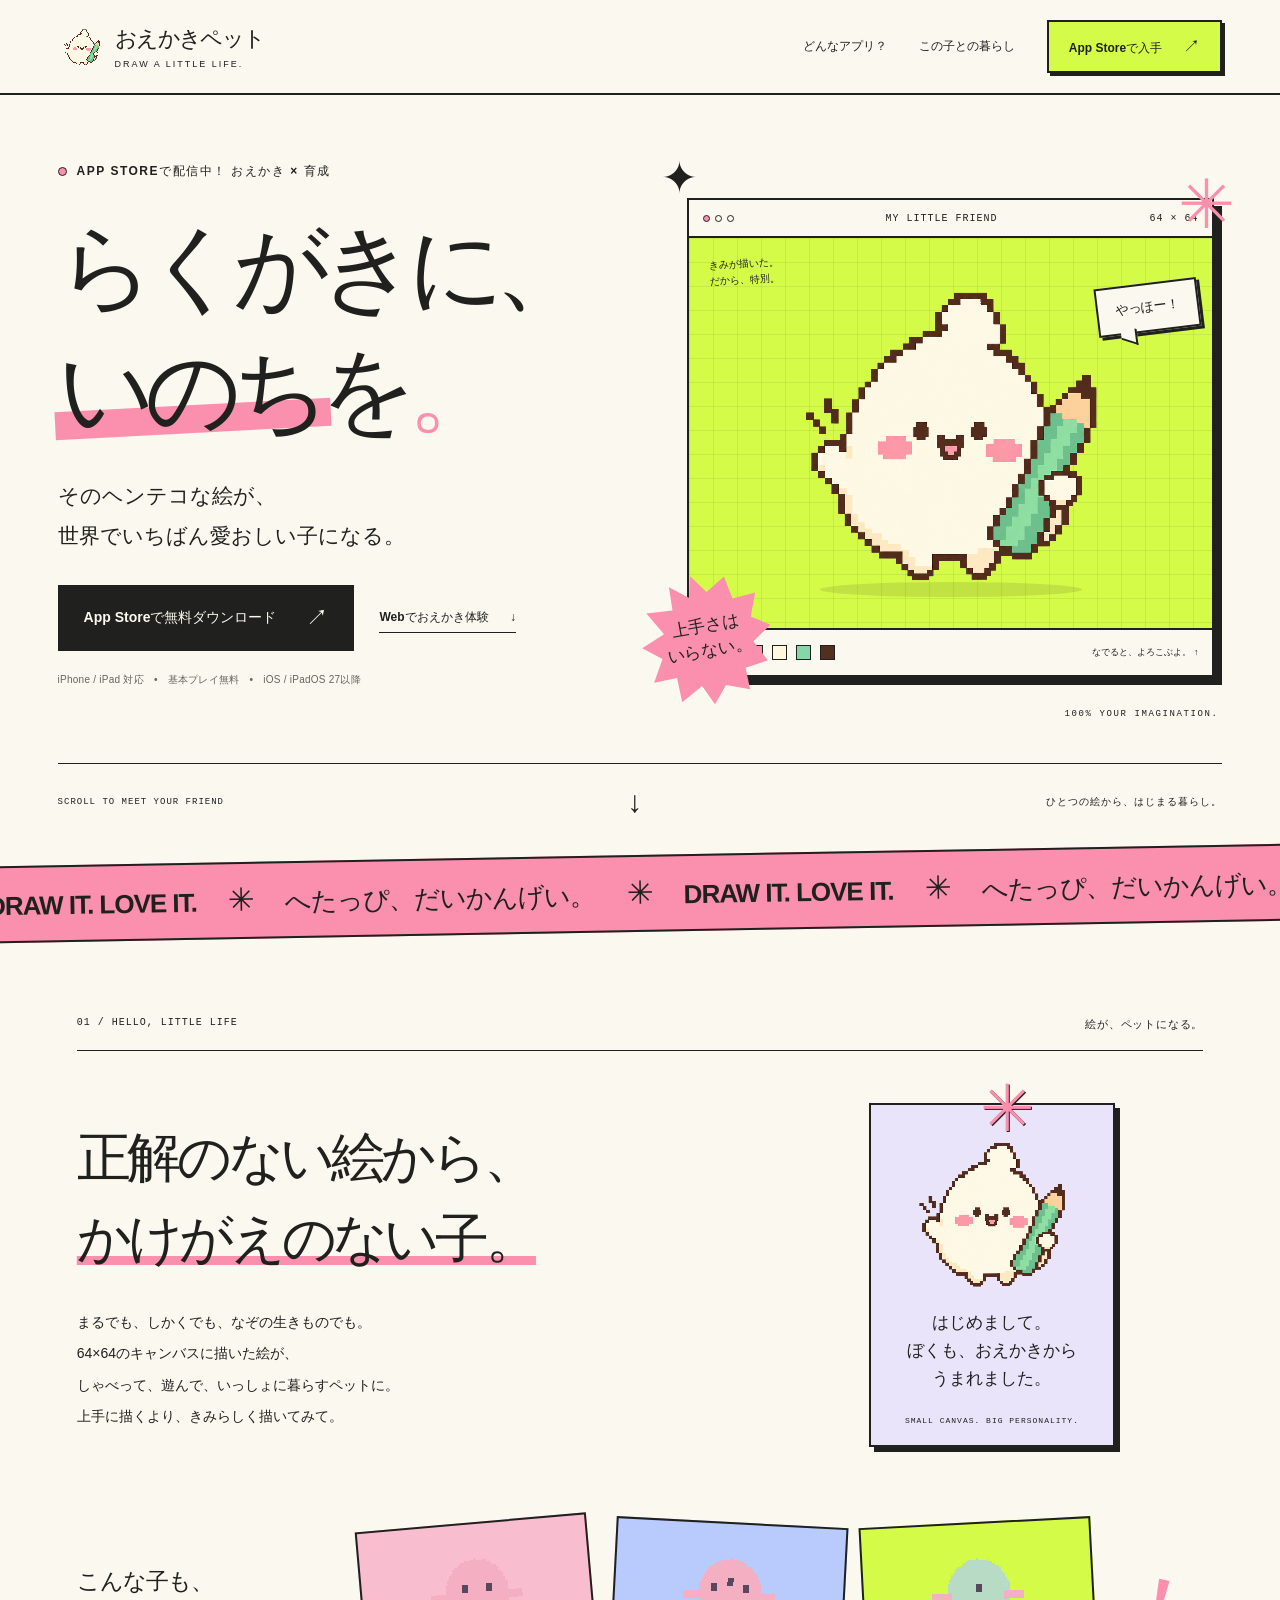
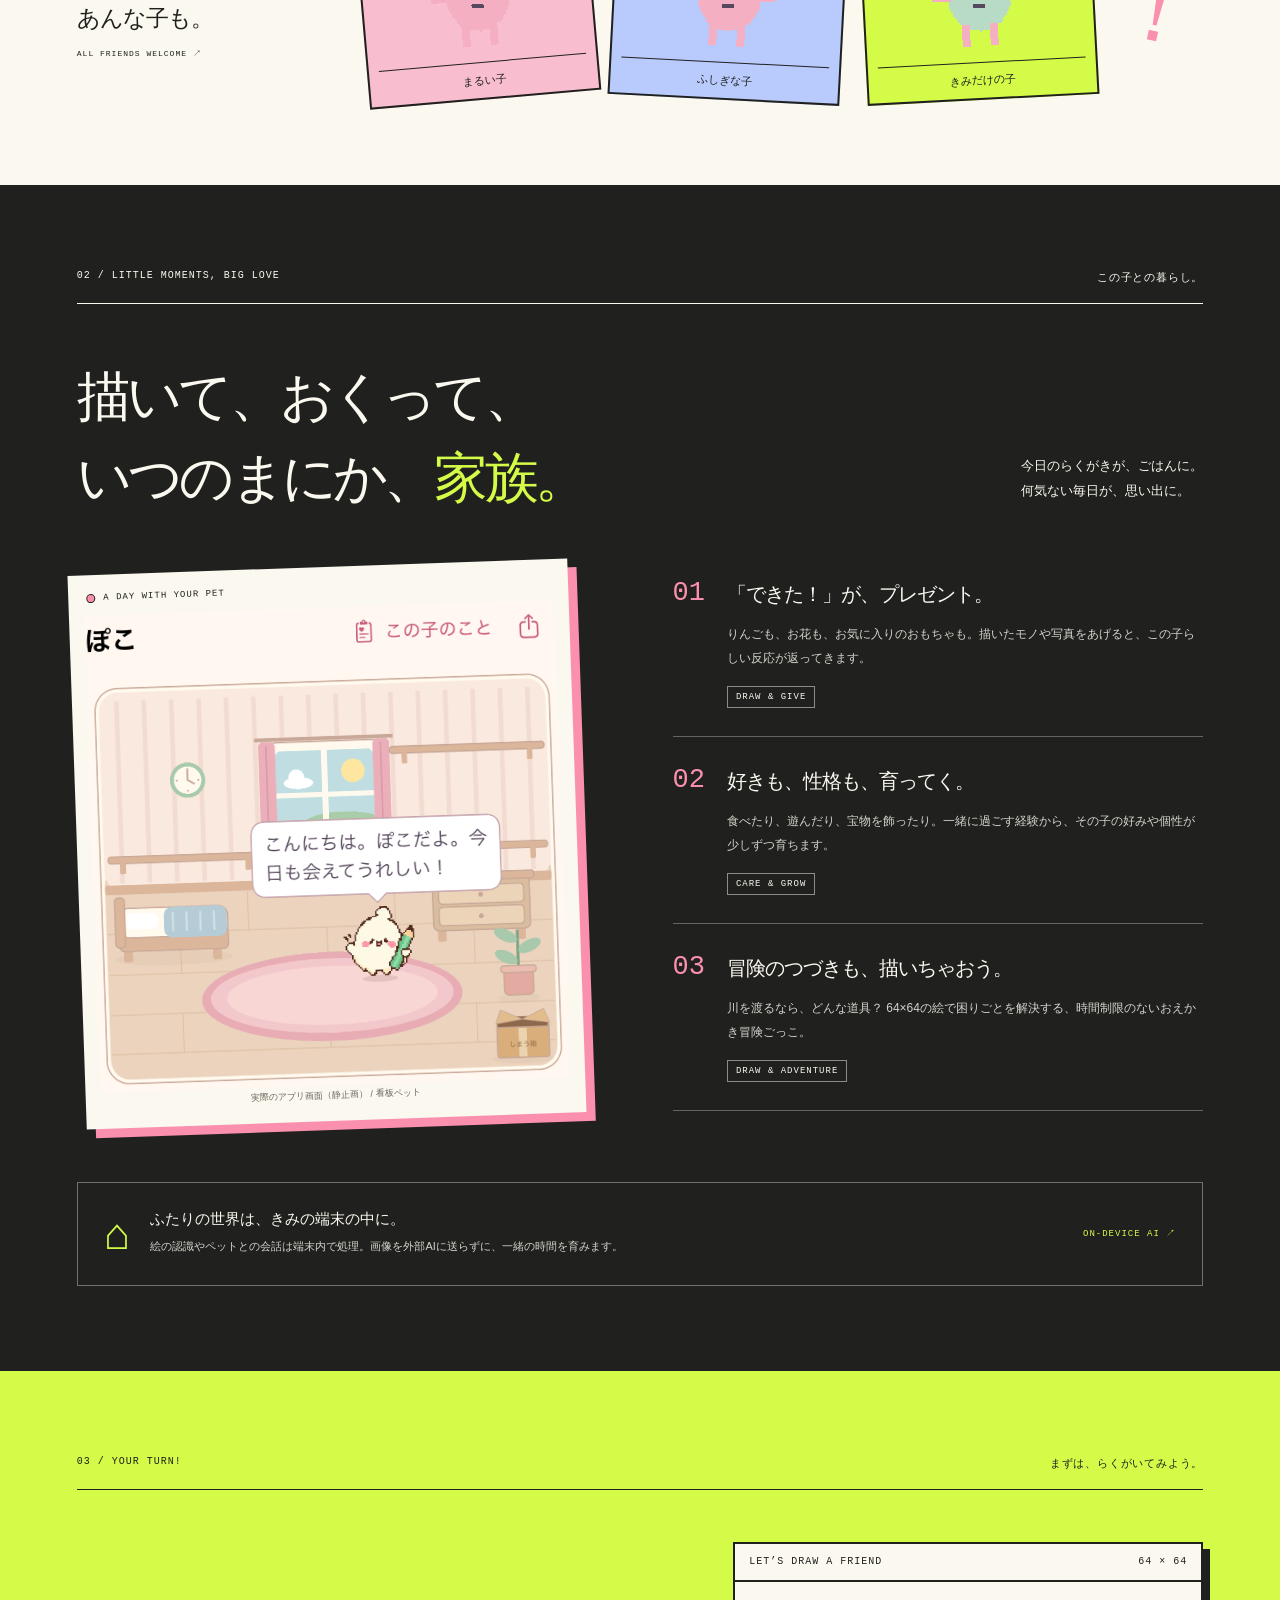
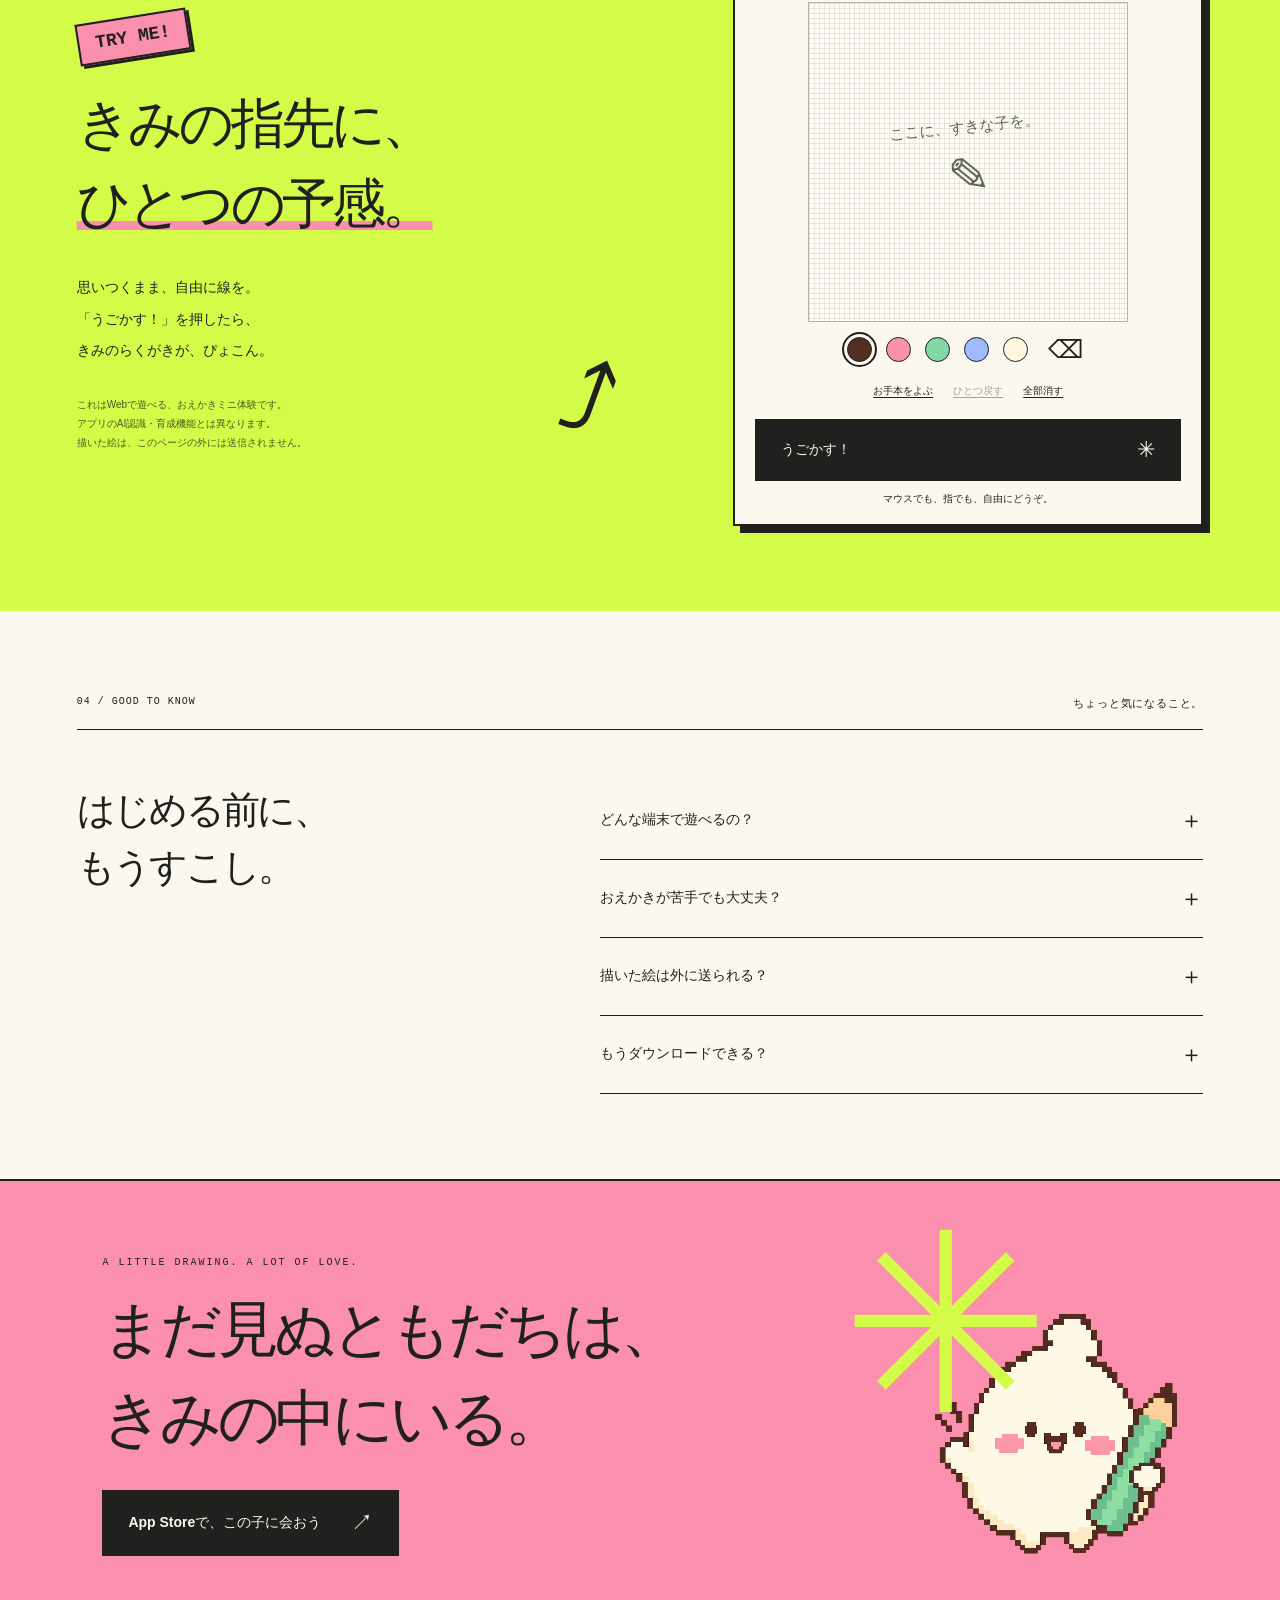
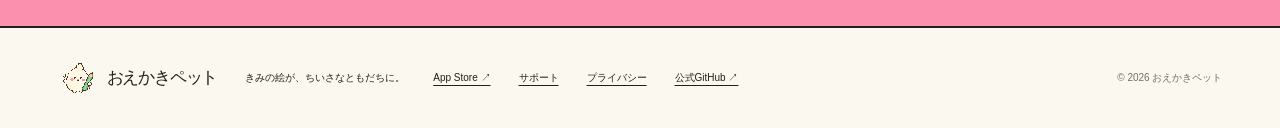
<file: index.html>
<!doctype html>
<html lang="ja">
<head>
  <meta charset="UTF-8">
  <meta name="viewport" content="width=device-width, initial-scale=1">
  <meta name="theme-color" content="#d4fb48">
  <meta name="description" content="らくがきに、いのちを。64×64の絵から生まれる、きみだけのともだち。iPhone・iPad向け育成アプリ「おえかきペット」、App Storeで配信中。基本プレイ無料。">
  <title>おえかきペット｜らくがきに、いのちを。</title>
  <link rel="icon" type="image/png" href="assets/mascot-original-no-head-pink.png?v=ac04102235b4">
  <link rel="stylesheet" href="style.css">
  <script src="app.js?v=ac04102235b4" defer></script>
</head>
<body>
  <a class="skip-link" href="#main">本文へスキップ</a>
  <header class="header">
    <a class="brand" href="#" aria-label="おえかきペット トップ"><img src="assets/mascot-original-no-head-pink.png?v=ac04102235b4" width="48" height="48" alt=""><span>おえかきペット<span class="brand-sub">DRAW A LITTLE LIFE.</span></span></a>
    <nav aria-label="メインナビゲーション"><a href="#about">どんなアプリ？</a><a href="#life">この子との暮らし</a><a class="nav-cta" href="https://apps.apple.com/jp/app/id6829127610" target="_blank" rel="noopener noreferrer">App Storeで入手 <span aria-hidden="true">↗</span></a></nav>
  </header>
  <main id="main">
    <section class="hero" aria-labelledby="hero-title">
      <div class="hero-copy">
        <p class="eyebrow"><span class="status-dot"></span> APP STOREで配信中！ おえかき × 育成</p>
        <h1 id="hero-title">らくがきに、<br><span class="pink-word">いのち</span>を<span class="period">。</span></h1>
        <p class="hero-desc">そのヘンテコな絵が、<br>世界でいちばん愛おしい子になる。</p>
        <div class="hero-actions"><a class="button button-dark" href="https://apps.apple.com/jp/app/id6829127610" target="_blank" rel="noopener noreferrer">App Storeで無料ダウンロード <span aria-hidden="true">↗</span></a><a class="text-link" href="#play">Webでおえかき体験 <span aria-hidden="true">↓</span></a></div>
        <p class="platform-note">iPhone / iPad 対応 <span>•</span> 基本プレイ無料 <span>•</span> iOS / iPadOS 27以降</p>
      </div>
      <div class="hero-art">
        <span class="spark spark-one" aria-hidden="true">✳</span><span class="spark spark-two" aria-hidden="true">✦</span>
        <div class="canvas-window">
          <div class="window-bar"><span><i></i><i></i><i></i></span><span>MY LITTLE FRIEND</span><span>64 × 64</span></div>
          <div class="mascot-stage" id="mascot-stage">
            <div class="stage-note">きみが描いた。<br>だから、特別。</div>
            <button id="hero-pet" class="mascot-button" aria-label="看板ペットをなでる"><img id="hero-mascot" class="pixel mascot" src="assets/mascot-original-no-head-pink.png?v=ac04102235b4" width="384" height="384" alt="クリーム色の体とピンクのほっぺ、ミントの鉛筆を抱えた看板ペット"></button>
            <p class="speech" id="hero-speech" aria-live="polite">やっほー！</p>
            <span class="stage-ground" aria-hidden="true"></span>
          </div>
          <div class="canvas-tools"><span class="tool-pencil" aria-hidden="true">✎</span><span class="mini-swatch pink"></span><span class="mini-swatch cream"></span><span class="mini-swatch mint"></span><span class="mini-swatch brown"></span><span class="canvas-tools-label">なでると、よろこぶよ。 ↑</span></div>
        </div>
        <div class="star-sticker"><span>上手さは<br>いらない。</span></div>
        <span class="art-caption">100% YOUR IMAGINATION.</span>
      </div>
      <div class="hero-bottom"><span>SCROLL TO MEET YOUR FRIEND</span><span class="down-arrow">↓</span><span>ひとつの絵から、はじまる暮らし。</span></div>
    </section>
    <div class="marquee" aria-hidden="true"><div>DRAW IT. LOVE IT. <span>✳</span> へたっぴ、だいかんげい。 <span>✳</span> DRAW IT. LOVE IT. <span>✳</span> へたっぴ、だいかんげい。 <span>✳</span> </div></div>
    <section class="intro section-wrap" id="about">
      <div class="section-kicker"><span>01 / HELLO, LITTLE LIFE</span><span>絵が、ペットになる。</span></div>
      <div class="intro-layout"><div><h2>正解のない絵から、<br><span class="underline-pink">かけがえのない子。</span></h2><p class="body-copy">まるでも、しかくでも、なぞの生きものでも。<br>64×64のキャンバスに描いた絵が、<br>しゃべって、遊んで、いっしょに暮らすペットに。<br>上手に描くより、きみらしく描いてみて。</p></div><div class="intro-note"><span class="note-pin" aria-hidden="true">✳</span><img class="pixel" src="assets/mascot-original-no-head-pink.png?v=ac04102235b4" width="192" height="192" alt="看板ペット"><p>はじめまして。<br>ぼくも、おえかきから<br>うまれました。</p><span class="note-bottom">SMALL CANVAS. BIG PERSONALITY.</span></div></div>
      <div class="pet-parade" aria-label="アプリの作例"><div class="parade-label">こんな子も、<br>あんな子も。<span>ALL FRIENDS WELCOME ↗</span></div><figure class="sample sample-pink"><img class="pixel" src="assets/pet-01.png" width="128" height="128" alt="ピンクの丸いペットの作例"><figcaption>まるい子</figcaption></figure><figure class="sample sample-blue"><img class="pixel" src="assets/pet-03.png" width="128" height="128" alt="おえかきペットの作例"><figcaption>ふしぎな子</figcaption></figure><figure class="sample sample-lime"><img class="pixel" src="assets/pet-06.png" width="128" height="128" alt="個性的なおえかきペットの作例"><figcaption>きみだけの子</figcaption></figure><div class="parade-end" aria-hidden="true">！</div></div>
    </section>
    <section class="life section-wrap" id="life">
      <div class="section-kicker"><span>02 / LITTLE MOMENTS, BIG LOVE</span><span>この子との暮らし。</span></div>
      <div class="life-heading"><h2>描いて、おくって、<br>いつのまにか、<span class="lime-text">家族。</span></h2><p>今日のらくがきが、ごはんに。<br>何気ない毎日が、思い出に。</p></div>
      <div class="life-layout"><div class="room-frame"><div class="room-label"><span class="status-dot"></span> A DAY WITH YOUR PET</div><img src="assets/room-poco-native64.png?v=ac04102235b4" width="1098" height="1115" loading="lazy" alt="アプリのお部屋画面。64×64の原画を使った看板ペットのぽこが両目を開けて挨拶しています。"><span class="screen-note">実際のアプリ画面（静止画） / 看板ペット</span></div><div class="life-features"><article><span class="feature-no">01</span><div><h3>「できた！」が、プレゼント。</h3><p>りんごも、お花も、お気に入りのおもちゃも。描いたモノや写真をあげると、この子らしい反応が返ってきます。</p><span class="feature-tag">DRAW & GIVE</span></div></article><article><span class="feature-no">02</span><div><h3>好きも、性格も、育ってく。</h3><p>食べたり、遊んだり、宝物を飾ったり。一緒に過ごす経験から、その子の好みや個性が少しずつ育ちます。</p><span class="feature-tag">CARE & GROW</span></div></article><article><span class="feature-no">03</span><div><h3>冒険のつづきも、描いちゃおう。</h3><p>川を渡るなら、どんな道具？ 64×64の絵で困りごとを解決する、時間制限のないおえかき冒険ごっこ。</p><span class="feature-tag">DRAW & ADVENTURE</span></div></article></div></div>
      <div class="privacy-note"><span class="privacy-symbol" aria-hidden="true">⌂</span><div><h3>ふたりの世界は、きみの端末の中に。</h3><p>絵の認識やペットとの会話は端末内で処理。画像を外部AIに送らずに、一緒の時間を育みます。</p></div><span>ON-DEVICE AI ↗</span></div>
    </section>
    <section class="play section-wrap" id="play">
      <div class="section-kicker"><span>03 / YOUR TURN!</span><span>まずは、らくがいてみよう。</span></div>
      <div class="play-layout"><div class="play-copy"><span class="try-sticker">TRY ME!</span><h2>きみの指先に、<br><span class="underline-pink">ひとつの予感。</span></h2><p class="body-copy">思いつくまま、自由に線を。<br>「うごかす！」を押したら、<br>きみのらくがきが、ぴょこん。</p><p class="demo-note">これはWebで遊べる、おえかきミニ体験です。<br>アプリのAI認識・育成機能とは異なります。<br>描いた絵は、このページの外には送信されません。</p><span class="draw-arrow" aria-hidden="true">⤴</span></div><div class="drawing-window"><div class="window-bar"><span>LET’S DRAW A FRIEND</span><span>64 × 64</span></div><div class="drawing-paper" id="drawing-paper"><canvas id="drawing" width="64" height="64" aria-label="64×64のおえかきキャンバス。下のお手本ボタンでも体験できます。"></canvas><div class="drawing-guide" id="drawing-guide">ここに、すきな子を。<span>✎</span></div></div><div class="drawing-palette" role="group" aria-label="ペンの色"><button class="color selected" style="--swatch:#532f21" data-color="#532f21" aria-label="こげ茶" aria-pressed="true"></button><button class="color" style="--swatch:#fa92ac" data-color="#fa92ac" aria-label="ピンク" aria-pressed="false"></button><button class="color" style="--swatch:#85d7a7" data-color="#85d7a7" aria-label="ミント" aria-pressed="false"></button><button class="color" style="--swatch:#a0b9ff" data-color="#a0b9ff" aria-label="ブルー" aria-pressed="false"></button><button class="color" style="--swatch:#fff8de" data-color="#fff8de" aria-label="クリーム" aria-pressed="false"></button><button id="eraser" class="eraser" aria-label="消しゴム" aria-pressed="false">⌫</button></div><div class="drawing-options"><button id="sample">お手本をよぶ</button><button id="undo">ひとつ戻す</button><button id="clear">全部消す</button></div><button id="animate" class="button button-dark">うごかす！ <span>✳</span></button><p id="drawing-message" class="drawing-message" aria-live="polite">マウスでも、指でも、自由にどうぞ。</p></div></div>
    </section>
    <section class="faq section-wrap"><div class="section-kicker"><span>04 / GOOD TO KNOW</span><span>ちょっと気になること。</span></div><div class="faq-layout"><h2>はじめる前に、<br>もうすこし。</h2><div class="faq-list"><details><summary>どんな端末で遊べるの？<span>＋</span></summary><p>iOS / iPadOS 27以降のiPhone・iPadに対応しています。絵や写真の認識・ペットとの会話には、Apple Intelligence対応端末とApple Intelligenceの有効化、端末内モデルの準備が必要です。詳しい対応環境はApp Storeをご確認ください。</p></details><details><summary>おえかきが苦手でも大丈夫？<span>＋</span></summary><p>もちろん。「ぽこの絵を呼び出す」で下絵を読み込み、好きな色や形に描き足せます。アプリは絵の上手さを採点しません。まるだけでも、不思議な形でも、きみだけのペットを描けます。モノの絵をうまく認識できない時も、下書きを残してやり直せます。</p></details><details><summary>描いた絵は外に送られる？<span>＋</span></summary><p>ペットや贈り物の認識、会話の生成、保存は端末内で処理します。画像を外部AIへ送信することはありません。天気やアプリ内課金など、一部の機能は通信を利用します。</p></details><details><summary>もうダウンロードできる？<span>＋</span></summary><p>はい。<a href="https://apps.apple.com/jp/app/id6829127610" target="_blank" rel="noopener noreferrer"><u>App Storeからダウンロード</u></a>できます。基本プレイ無料（一部アプリ内課金あり）です。このページのおえかきミニ体験も、引き続き無料で楽しめます。</p></details></div></div></section>
    <section class="closing"><span class="closing-kicker">A LITTLE DRAWING. A LOT OF LOVE.</span><h2>まだ見ぬともだちは、<br>きみの中にいる。</h2><a class="button button-dark" href="https://apps.apple.com/jp/app/id6829127610" target="_blank" rel="noopener noreferrer">App Storeで、この子に会おう <span aria-hidden="true">↗</span></a><img class="pixel closing-mascot" src="assets/mascot-original-no-head-pink.png?v=ac04102235b4" width="256" height="256" loading="lazy" alt="鉛筆を抱えた看板ペット"><span class="closing-star" aria-hidden="true">✳</span></section>
  </main>
  <footer><a class="brand" href="#"><img src="assets/mascot-original-no-head-pink.png?v=ac04102235b4" width="40" height="40" alt=""><span>おえかきペット</span></a><p>きみの絵が、ちいさなともだちに。</p><a href="https://apps.apple.com/jp/app/id6829127610" target="_blank" rel="noopener noreferrer">App Store ↗</a><a href="support.html">サポート</a><a href="privacy.html">プライバシー</a><a href="https://github.com/ki-84/paint-pet-support" target="_blank" rel="noopener noreferrer">公式GitHub ↗</a><span>© 2026 おえかきペット</span></footer>
  <div class="confetti-layer" id="confetti" aria-hidden="true"></div>
</body>
</html>
</file>
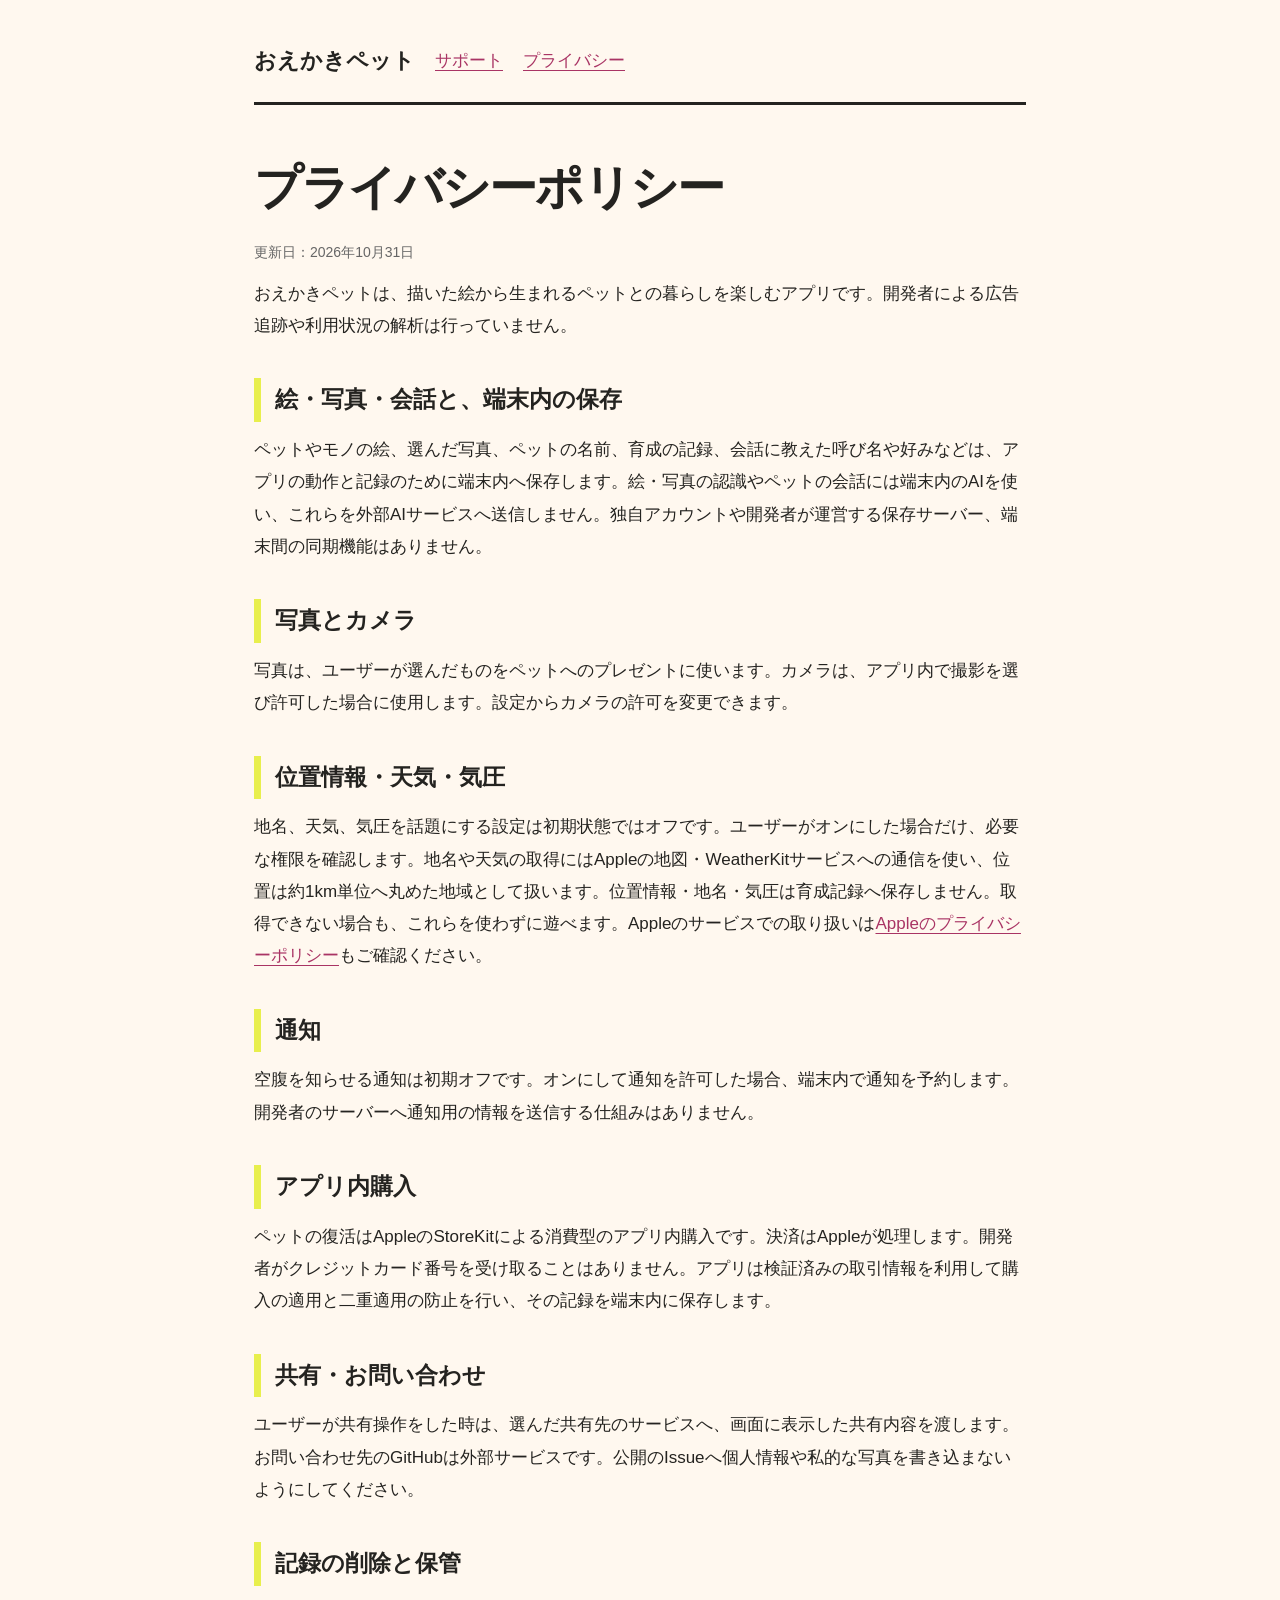
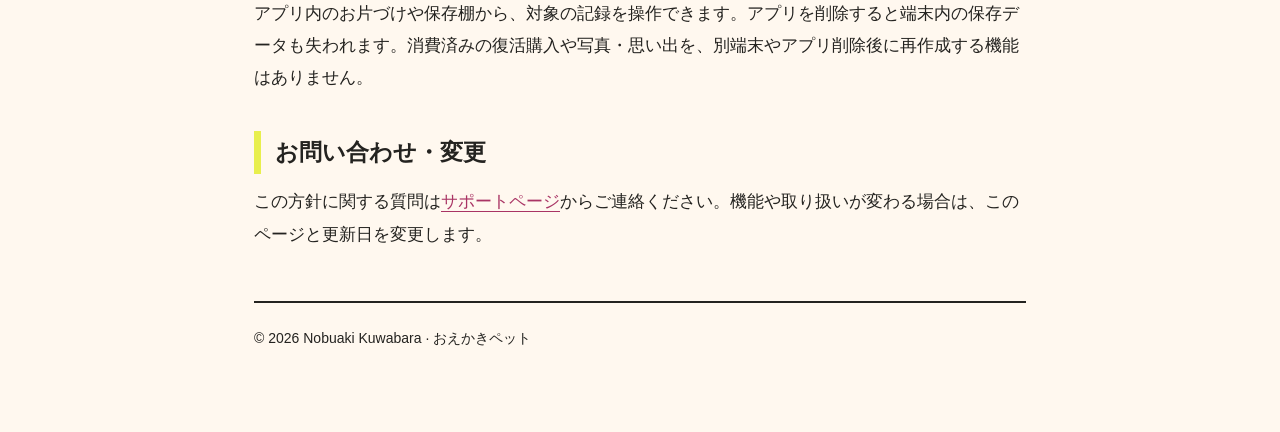
<file: privacy.html>
<!doctype html><html lang="ja"><head><meta charset="utf-8"><meta name="viewport" content="width=device-width,initial-scale=1"><title>プライバシーポリシー | おえかきペット</title><meta name="description" content="おえかきペットのプライバシーポリシー"><link rel="stylesheet" href="policy.css"></head><body><main><nav><a href="./">おえかきペット</a><a href="support.html">サポート</a><a href="privacy.html">プライバシー</a></nav><h1>プライバシーポリシー</h1><p class="updated">更新日：2026年10月31日</p><p>おえかきペットは、描いた絵から生まれるペットとの暮らしを楽しむアプリです。開発者による広告追跡や利用状況の解析は行っていません。</p>
<h2>絵・写真・会話と、端末内の保存</h2><p>ペットやモノの絵、選んだ写真、ペットの名前、育成の記録、会話に教えた呼び名や好みなどは、アプリの動作と記録のために端末内へ保存します。絵・写真の認識やペットの会話には端末内のAIを使い、これらを外部AIサービスへ送信しません。独自アカウントや開発者が運営する保存サーバー、端末間の同期機能はありません。</p>
<h2>写真とカメラ</h2><p>写真は、ユーザーが選んだものをペットへのプレゼントに使います。カメラは、アプリ内で撮影を選び許可した場合に使用します。設定からカメラの許可を変更できます。</p>
<h2>位置情報・天気・気圧</h2><p>地名、天気、気圧を話題にする設定は初期状態ではオフです。ユーザーがオンにした場合だけ、必要な権限を確認します。地名や天気の取得にはAppleの地図・WeatherKitサービスへの通信を使い、位置は約1km単位へ丸めた地域として扱います。位置情報・地名・気圧は育成記録へ保存しません。取得できない場合も、これらを使わずに遊べます。Appleのサービスでの取り扱いは<a href="https://www.apple.com/jp/legal/privacy/">Appleのプライバシーポリシー</a>もご確認ください。</p>
<h2>通知</h2><p>空腹を知らせる通知は初期オフです。オンにして通知を許可した場合、端末内で通知を予約します。開発者のサーバーへ通知用の情報を送信する仕組みはありません。</p>
<h2>アプリ内購入</h2><p>ペットの復活はAppleのStoreKitによる消費型のアプリ内購入です。決済はAppleが処理します。開発者がクレジットカード番号を受け取ることはありません。アプリは検証済みの取引情報を利用して購入の適用と二重適用の防止を行い、その記録を端末内に保存します。</p>
<h2>共有・お問い合わせ</h2><p>ユーザーが共有操作をした時は、選んだ共有先のサービスへ、画面に表示した共有内容を渡します。お問い合わせ先のGitHubは外部サービスです。公開のIssueへ個人情報や私的な写真を書き込まないようにしてください。</p>
<h2>記録の削除と保管</h2><p>アプリ内のお片づけや保存棚から、対象の記録を操作できます。アプリを削除すると端末内の保存データも失われます。消費済みの復活購入や写真・思い出を、別端末やアプリ削除後に再作成する機能はありません。</p>
<h2>お問い合わせ・変更</h2><p>この方針に関する質問は<a href="support.html">サポートページ</a>からご連絡ください。機能や取り扱いが変わる場合は、このページと更新日を変更します。</p><footer>© 2026 Nobuaki Kuwabara · おえかきペット</footer></main></body></html>
</file>
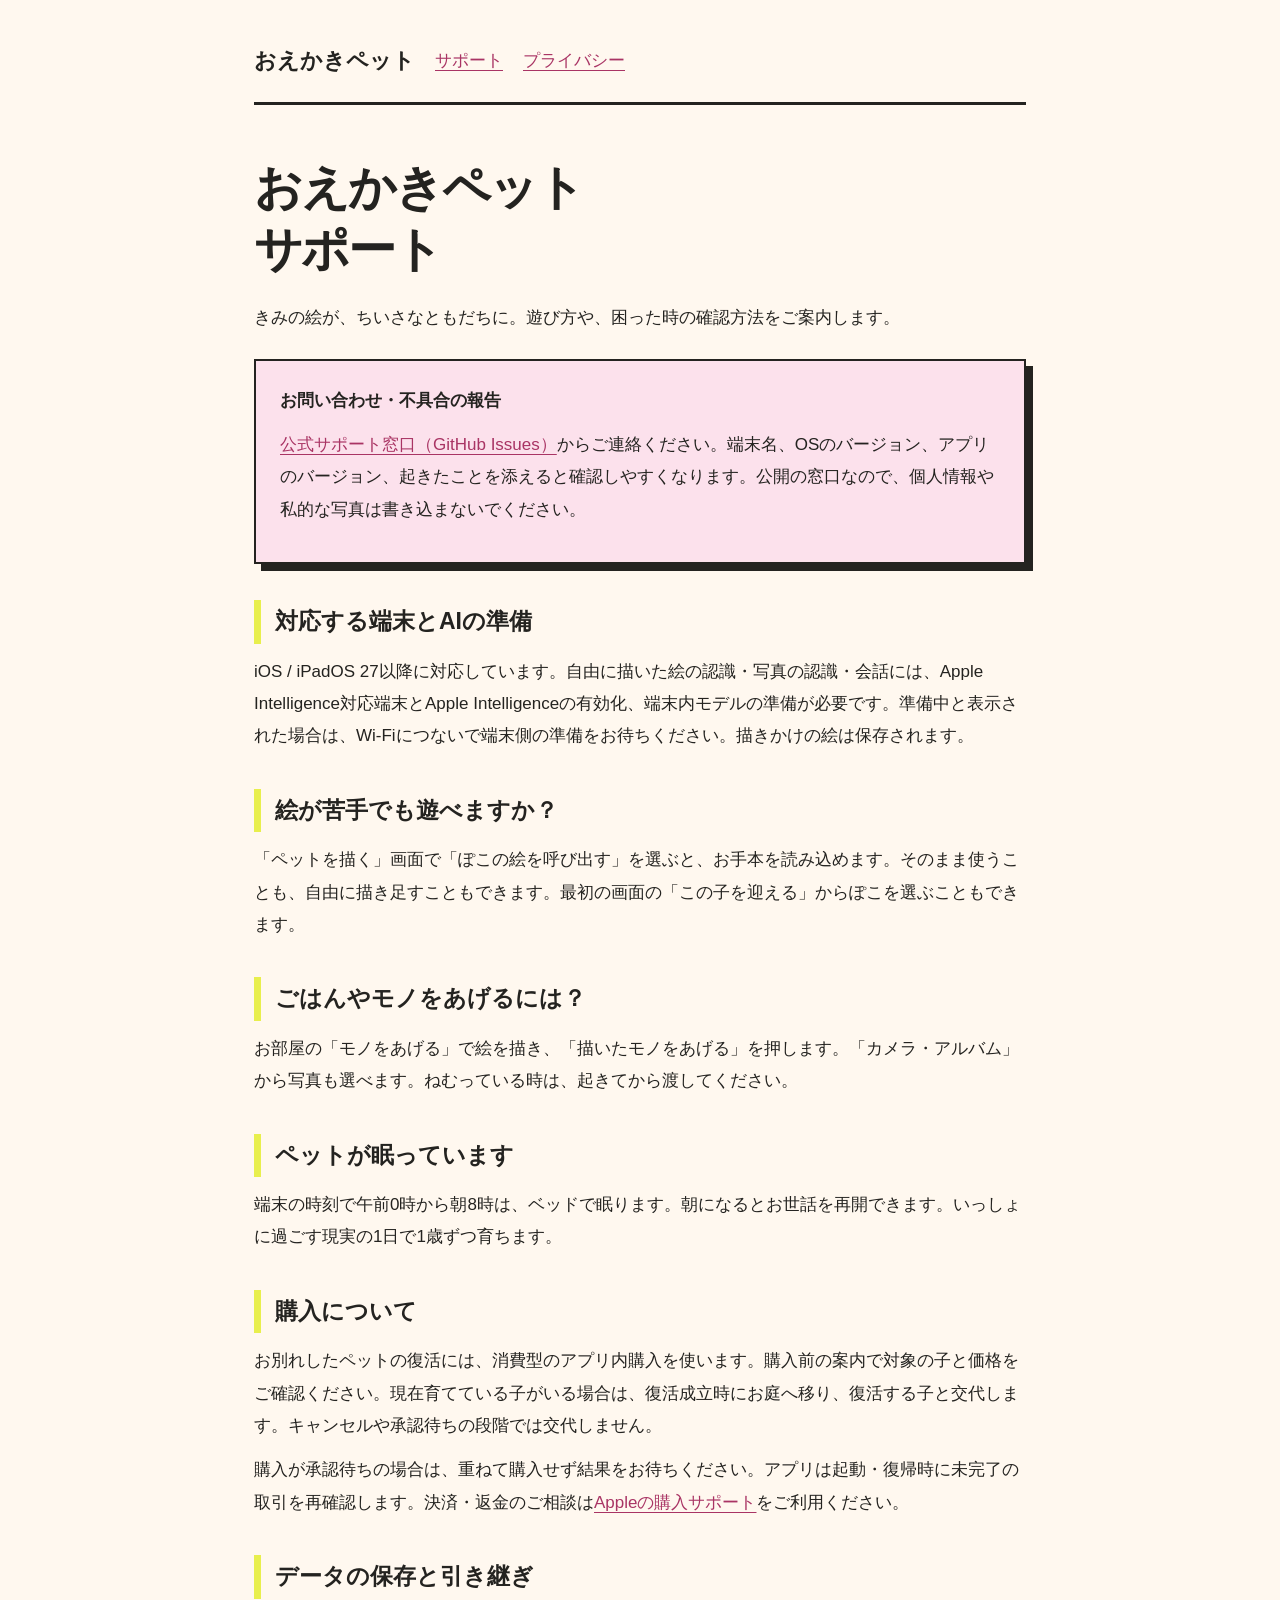
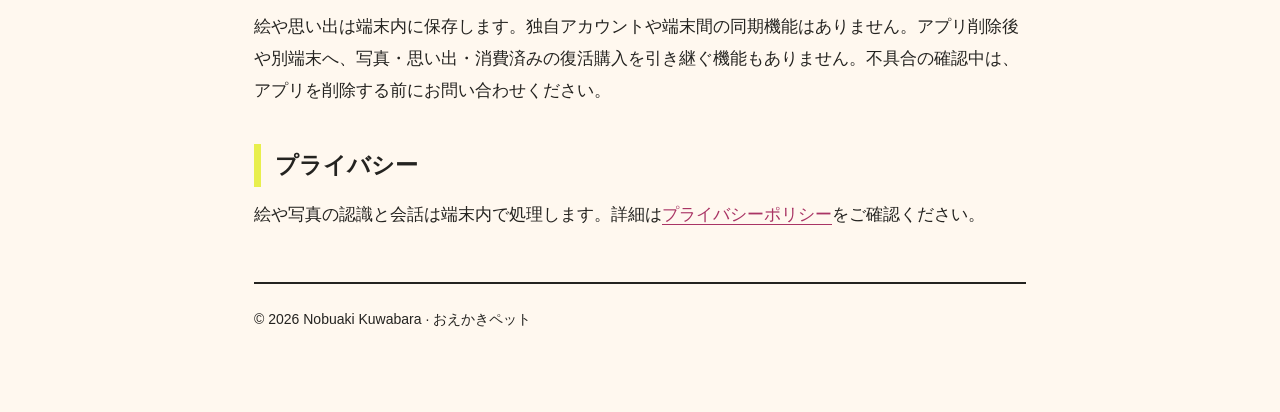
<file: support.html>
<!doctype html><html lang="ja"><head><meta charset="utf-8"><meta name="viewport" content="width=device-width,initial-scale=1"><title>サポート | おえかきペット</title><meta name="description" content="おえかきペットのサポート"><link rel="stylesheet" href="policy.css"></head><body><main><nav><a href="./">おえかきペット</a><a href="support.html">サポート</a><a href="privacy.html">プライバシー</a></nav><h1>おえかきペット<br>サポート</h1><p>きみの絵が、ちいさなともだちに。遊び方や、困った時の確認方法をご案内します。</p><div class="card"><strong>お問い合わせ・不具合の報告</strong><p><a href="https://github.com/ki-84/paint-pet-support/issues">公式サポート窓口（GitHub Issues）</a>からご連絡ください。端末名、OSのバージョン、アプリのバージョン、起きたことを添えると確認しやすくなります。公開の窓口なので、個人情報や私的な写真は書き込まないでください。</p></div>
<h2>対応する端末とAIの準備</h2><p>iOS / iPadOS 27以降に対応しています。自由に描いた絵の認識・写真の認識・会話には、Apple Intelligence対応端末とApple Intelligenceの有効化、端末内モデルの準備が必要です。準備中と表示された場合は、Wi-Fiにつないで端末側の準備をお待ちください。描きかけの絵は保存されます。</p>
<h2>絵が苦手でも遊べますか？</h2><p>「ペットを描く」画面で「ぽこの絵を呼び出す」を選ぶと、お手本を読み込めます。そのまま使うことも、自由に描き足すこともできます。最初の画面の「この子を迎える」からぽこを選ぶこともできます。</p>
<h2>ごはんやモノをあげるには？</h2><p>お部屋の「モノをあげる」で絵を描き、「描いたモノをあげる」を押します。「カメラ・アルバム」から写真も選べます。ねむっている時は、起きてから渡してください。</p>
<h2>ペットが眠っています</h2><p>端末の時刻で午前0時から朝8時は、ベッドで眠ります。朝になるとお世話を再開できます。いっしょに過ごす現実の1日で1歳ずつ育ちます。</p>
<h2>購入について</h2><p>お別れしたペットの復活には、消費型のアプリ内購入を使います。購入前の案内で対象の子と価格をご確認ください。現在育てている子がいる場合は、復活成立時にお庭へ移り、復活する子と交代します。キャンセルや承認待ちの段階では交代しません。</p><p>購入が承認待ちの場合は、重ねて購入せず結果をお待ちください。アプリは起動・復帰時に未完了の取引を再確認します。決済・返金のご相談は<a href="https://reportaproblem.apple.com/">Appleの購入サポート</a>をご利用ください。</p>
<h2>データの保存と引き継ぎ</h2><p>絵や思い出は端末内に保存します。独自アカウントや端末間の同期機能はありません。アプリ削除後や別端末へ、写真・思い出・消費済みの復活購入を引き継ぐ機能もありません。不具合の確認中は、アプリを削除する前にお問い合わせください。</p>
<h2>プライバシー</h2><p>絵や写真の認識と会話は端末内で処理します。詳細は<a href="privacy.html">プライバシーポリシー</a>をご確認ください。</p><footer>© 2026 Nobuaki Kuwabara · おえかきペット</footer></main></body></html>
</file>
<file: style.css>
@charset "UTF-8";
body{overflow-x:clip}
/* Keep the native sprite on the pixel grid, without rotated ancestor layers. */
.canvas-window.canvas-window,.mascot-button.mascot-button,.intro-note.intro-note{transform:none}
:root{--ink:#20211e;--cream:#faf8ef;--pink:#fa8fae;--lime:#d4fb48;--mint:#bce1ca;--line:2px solid var(--ink);font-family:"Hiragino Kaku Gothic ProN","Noto Sans JP",Meiryo,sans-serif;color:var(--ink);background:var(--cream);font-synthesis:none}
*{box-sizing:border-box}html{scroll-behavior:smooth;scroll-padding-top:25px}body{margin:0}a{color:inherit;text-decoration:none}button{font:inherit;color:inherit;cursor:pointer}button,a{-webkit-tap-highlight-color:transparent}button:focus-visible,a:focus-visible,summary:focus-visible{outline:3px solid #7865df;outline-offset:6px}button{border:0}img{max-width:100%;height:auto}h1,h2,h3,p,figure{margin:0}h2{font-size:clamp(31px,4.2vw,57px);line-height:1.5;letter-spacing:-.07em;font-weight:900}p{line-height:1.9}.pixel,.brand img{image-rendering:pixelated;image-rendering:crisp-edges;image-rendering:pixelated}::selection{background:var(--pink);color:var(--ink)}.skip-link{position:absolute;z-index:20;left:12px;top:-80px;background:var(--ink);color:white;padding:12px}.skip-link:focus{top:12px}.header{display:flex;justify-content:space-between;align-items:center;gap:20px;max-width:1600px;margin:auto;padding:20px 4.5%;border-bottom:var(--line)}.brand{display:inline-flex;align-items:center;gap:9px;font-size:22px;font-weight:900;letter-spacing:-.07em;white-space:nowrap}.brand-sub{display:block;font:9px Arial,sans-serif;letter-spacing:2px;margin-top:5px}.brand img{flex-shrink:0}.header nav{display:flex;align-items:center;gap:32px;font-size:12px;font-weight:700}.header nav>a:not(.nav-cta){border-bottom:1px solid transparent}.header nav>a:hover{border-bottom-color:currentColor}.nav-cta{background:var(--lime);border:var(--line);padding:13px 20px;box-shadow:3px 3px 0 var(--ink)}.nav-cta span{margin-left:18px;font-size:17px}.hero{padding:65px 4.5% 0;display:grid;grid-template-columns:1.08fr 1fr;gap:30px;position:relative;max-width:1600px;margin:auto;overflow:hidden}.eyebrow{font-size:12px;font-weight:700;letter-spacing:1.5px;display:flex;align-items:center;gap:10px}.status-dot{display:inline-block;background:var(--pink);width:9px;height:9px;border-radius:50%;border:1px solid var(--ink)}h1{font-size:clamp(54px,7.4vw,108px);font-weight:900;letter-spacing:-.10em;line-height:1.3;margin:23px 0 24px;white-space:nowrap}.pink-word{position:relative;z-index:0}.pink-word:before{position:absolute;content:"";background:var(--pink);height:26%;left:-3px;right:-10px;bottom:10%;z-index:-1;transform:rotate(-3deg)}.period{color:var(--pink)}.hero-desc{font-size:clamp(15px,1.65vw,22px);font-weight:700;line-height:1.9}.hero-actions{display:flex;gap:25px;align-items:center;margin:29px 0 19px}.button{display:inline-flex;align-items:center;justify-content:space-between;gap:30px;min-height:60px;padding:16px 24px;font-size:14px;font-weight:800;border:var(--line);transition:transform .15s,box-shadow .15s}.button:hover{transform:translate(-3px,-3px);box-shadow:5px 5px 0 var(--pink)}.button-dark{background:var(--ink);color:var(--cream)}.button span{font-size:22px}.text-link{font-size:12px;font-weight:700;border-bottom:1px solid var(--ink);padding:6px 0}.text-link span{margin-left:18px}.platform-note{font-size:10px;letter-spacing:.25px;color:#64655e}.platform-note span{padding:0 7px}.hero-art{position:relative;min-width:0;padding:38px 0 0 10px}.canvas-window{border:var(--line);background:var(--lime);box-shadow:8px 8px 0 var(--ink);position:relative;transform:rotate(3deg);margin:0 8px 20px 0}.window-bar{height:38px;border-bottom:var(--line);display:flex;align-items:center;justify-content:space-between;padding:0 14px;background:var(--cream);font:10px "Courier New",monospace;letter-spacing:1px}.window-bar>span:first-child{display:flex;gap:5px}.window-bar i{width:7px;height:7px;border:1px solid var(--ink);border-radius:50%}.window-bar i:first-child{background:var(--pink)}.mascot-stage{position:relative;height:390px;display:flex;align-items:center;justify-content:center;isolation:isolate;background-image:linear-gradient(#20211e13 1px,transparent 1px),linear-gradient(90deg,#20211e13 1px,transparent 1px);background-size:24px 24px;overflow:hidden}.mascot-button{padding:0;background:none;position:relative;z-index:2;transform:rotate(-3deg);width:384px;height:384px;flex-shrink:0;display:grid;place-items:center}.mascot{width:384px;height:384px;max-width:none;animation:pet-idle 3.6s steps(1,end) infinite}.mascot.petting{animation:pet-hop .75s steps(1,end)}.stage-note{font-size:10px;line-height:1.6;position:absolute;top:18px;left:20px;transform:rotate(-3deg);font-weight:700}.stage-ground{position:absolute;bottom:31px;left:25%;width:50%;height:15px;border-radius:50%;background:#20211e1c;z-index:-1}.speech{position:absolute;right:13px;top:45px;background:var(--cream);border:var(--line);padding:10px 17px;font-size:13px;font-weight:700;transform:rotate(-7deg);z-index:3;pointer-events:none;box-shadow:3px 3px 0 var(--ink)}.speech:after{content:"";position:absolute;bottom:-10px;left:20px;width:14px;height:14px;border-right:var(--line);border-bottom:var(--line);transform:skewY(24deg);background:var(--cream)}.canvas-tools{display:flex;align-items:center;gap:9px;height:47px;border-top:var(--line);background:var(--cream);padding:0 14px}.tool-pencil{font-size:25px;line-height:1;border-right:1px solid var(--ink);padding-right:12px;margin-right:2px}.mini-swatch{height:15px;width:15px;border:1px solid var(--ink)}.pink{background:var(--pink)}.cream{background:#fff8de}.mint{background:#85d7a7}.brown{background:#532f21}.canvas-tools-label{margin-left:auto;font-size:9px;font-weight:600}.star-sticker{position:absolute;width:130px;height:130px;bottom:-7px;left:-35px;background:var(--pink);display:grid;place-items:center;clip-path:polygon(50% 0,59% 15%,75% 7%,77% 25%,95% 25%,87% 42%,100% 52%,84% 61%,91% 78%,73% 79%,72% 96%,55% 88%,43% 100%,37% 84%,19% 92%,20% 73%,2% 72%,13% 56%,0 44%,19% 38%,10% 19%,30% 22%,32% 4%,45% 16%);transform:rotate(-15deg);z-index:5}.star-sticker span{font-size:17px;font-weight:900;text-align:center;line-height:1.45;transform:rotate(5deg)}.spark{position:absolute;z-index:6;line-height:1}.spark-one{right:-13px;top:5px;font:68px Arial;color:var(--pink)}.spark-two{left:-16px;top:-4px;font-size:44px}.art-caption{position:absolute;bottom:-22px;right:4px;font:9px "Courier New",monospace;letter-spacing:1.6px}.hero-bottom{grid-column:1/-1;display:flex;align-items:center;justify-content:space-between;margin-top:36px;border-top:1px solid var(--ink);padding:21px 0;font-size:10px;letter-spacing:1px}.hero-bottom>span:first-child{font:9px "Courier New",monospace}.down-arrow{font:30px Arial}.marquee{background:var(--pink);border-top:var(--line);border-bottom:var(--line);overflow:hidden;padding:17px 0;transform:rotate(-1deg);margin:15px -1% 0}.marquee>div{width:max-content;white-space:nowrap;font-size:26px;font-weight:900;letter-spacing:-1px;animation:marquee 27s linear infinite}.marquee span{margin:0 25px;font-size:32px}.section-wrap{padding:85px 6%;max-width:1600px;margin:auto}.section-kicker{display:flex;justify-content:space-between;gap:20px;padding-bottom:18px;border-bottom:1px solid currentColor;margin-bottom:52px;font-size:11px;letter-spacing:.8px}.section-kicker>span:first-child{font:10px "Courier New",monospace;letter-spacing:1px}.intro-layout{display:grid;grid-template-columns:1.5fr 1fr;gap:70px;align-items:center}.body-copy{font-size:14px;line-height:2.25;margin-top:28px}.underline-pink{text-decoration:underline;text-decoration-color:var(--pink);text-decoration-thickness:9px;text-underline-offset:-1px;text-decoration-skip-ink:none}.intro-note{position:relative;background:#eae4fa;border:var(--line);padding:12px 25px 20px;text-align:center;transform:rotate(4deg);box-shadow:5px 5px 0 var(--ink);max-width:330px;margin:auto}.intro-note img{display:block;width:192px;height:192px;margin:0 auto}.intro-note p{font-size:17px;line-height:1.65;font-weight:700}.note-pin{position:absolute;top:-34px;left:45%;font:65px Arial;color:var(--pink);text-shadow:1px 1px 0 var(--ink)}.note-bottom{display:block;font:8px "Courier New",monospace;letter-spacing:1px;margin-top:23px}.pet-parade{margin-top:75px;display:grid;grid-template-columns:1.15fr repeat(3,1fr) .35fr;align-items:center;gap:18px}.parade-label{font-size:23px;line-height:1.6;font-weight:900;letter-spacing:-1px}.parade-label span{display:block;font:8px "Courier New",monospace;letter-spacing:1px;margin-top:12px}.sample{border:var(--line);padding:10px;text-align:center}.sample img{display:block;width:128px;height:128px;margin:auto}.sample figcaption{font-size:11px;border-top:1px solid;padding-top:10px}.sample-pink{background:#f9bdd0;transform:rotate(-5deg)}.sample-blue{background:#b9cafd;transform:rotate(3deg)}.sample-lime{background:var(--lime);transform:rotate(-3deg)}.parade-end{font-size:90px;font-weight:900;transform:rotate(12deg);color:var(--pink)}.life{background:var(--ink);color:var(--cream);max-width:none;padding-left:max(6%,calc((100% - 1408px)/2));padding-right:max(6%,calc((100% - 1408px)/2))}.life-heading{display:flex;justify-content:space-between;align-items:end;gap:40px}.life-heading p{font-size:13px;margin-bottom:14px}.lime-text{color:var(--lime)}.life-layout{display:grid;grid-template-columns:1fr 1fr;gap:65px;margin-top:50px;align-items:center}.room-frame{position:relative;background:var(--cream);padding:15px;transform:rotate(-2deg);max-width:500px;box-shadow:9px 9px 0 var(--pink)}.room-frame img{display:block;width:100%;height:auto}.room-label{color:var(--ink);display:flex;gap:8px;align-items:center;font:9px "Courier New",monospace;letter-spacing:1px;padding:3px 3px 13px}.screen-note{display:block;color:#6a675e;font-size:9px;text-align:center;padding:4px 0}.life-features article{display:flex;gap:22px;border-bottom:1px solid #faf8ef50;padding:28px 0}.life-features article:first-child{padding-top:0}.life-features h3{font-size:20px;letter-spacing:-1px;line-height:1.6}.life-features p{font-size:12px;line-height:2;color:#d3d4cc;margin-top:12px}.feature-no{font:27px "Courier New",monospace;color:var(--pink)}.feature-tag{display:inline-block;font:9px "Courier New",monospace;letter-spacing:1px;border:1px solid #faf8ef80;padding:5px 8px;margin-top:16px}.privacy-note{border:1px solid #faf8ef60;padding:26px;display:flex;align-items:center;gap:20px;margin-top:60px}.privacy-symbol{font:44px Arial;color:var(--lime)}.privacy-note h3{font-size:15px}.privacy-note p{font-size:11px;color:#d3d4cc;margin-top:7px}.privacy-note>span:last-child{margin-left:auto;white-space:nowrap;font:9px "Courier New",monospace;color:var(--lime);letter-spacing:1px}.play{background:var(--lime);max-width:none;padding-left:max(6%,calc((100% - 1408px)/2));padding-right:max(6%,calc((100% - 1408px)/2))}.play-layout{display:grid;grid-template-columns:1.1fr 1fr;gap:65px;align-items:center}.play-copy{position:relative}.try-sticker{display:inline-block;border:var(--line);background:var(--pink);padding:9px 16px;font:bold 18px "Courier New",monospace;transform:rotate(-9deg);margin-bottom:25px;box-shadow:3px 3px 0 var(--ink)}.demo-note{font-size:10px;line-height:1.9;margin-top:28px;color:#4e5b21}.draw-arrow{display:block;font:100px Georgia,serif;line-height:1;position:absolute;right:20px;bottom:0;transform:rotate(20deg)}.drawing-window{background:var(--cream);border:var(--line);box-shadow:7px 7px 0 var(--ink);padding-bottom:15px;width:100%;max-width:470px;justify-self:end}.drawing-paper{position:relative;margin:20px auto 14px;width:320px;height:320px;background-color:#fffefa;background-image:linear-gradient(#ddd9c6a0 1px,transparent 1px),linear-gradient(90deg,#ddd9c6a0 1px,transparent 1px);background-size:5px 5px;border:1px solid #b5b4a6;overflow:hidden;display:grid;place-items:center}#drawing{display:block;width:320px;height:320px;image-rendering:pixelated;touch-action:none;cursor:crosshair;position:relative;z-index:1}#drawing.moving{animation:pet-hop 1.2s steps(1,end) infinite}.drawing-guide{pointer-events:none;position:absolute;font-size:15px;font-weight:700;transform:rotate(-6deg);text-align:center;color:#626456}.drawing-guide span{display:block;font-size:50px;margin-top:10px}.drawing-guide.hidden{display:none}.drawing-palette{display:flex;justify-content:center;align-items:center;gap:14px}.color{width:25px;height:25px;border:1px solid var(--ink);background:var(--swatch);border-radius:50%;padding:0;flex-shrink:0}.color.selected{outline:2px solid var(--ink);outline-offset:3px}.eraser{background:none;font-size:25px;line-height:1}.eraser[aria-pressed=true]{background:var(--pink)}.drawing-options{display:flex;justify-content:center;gap:20px;margin:18px 0}.drawing-options button{padding:3px 0;background:none;font-size:10px;text-decoration:underline;text-underline-offset:3px}.drawing-options button:disabled{opacity:.4;cursor:default}.drawing-window>.button{display:flex;width:calc(100% - 40px);margin:auto;min-height:50px}.drawing-message{font-size:10px;text-align:center;min-height:20px;margin:8px 10px 0}.faq-layout{display:grid;grid-template-columns:1fr 1.3fr;gap:60px}.faq h2{font-size:38px}.faq-list details{border-bottom:1px solid var(--ink)}.faq-list summary{display:flex;justify-content:space-between;align-items:center;gap:20px;padding:23px 0;cursor:pointer;list-style:none;font-size:14px;font-weight:700}.faq-list summary::-webkit-details-marker{display:none}.faq-list summary span{font-size:23px;font-weight:400;transition:transform .2s}.faq-list details[open] summary span{transform:rotate(45deg)}.faq-list details p{font-size:12px;line-height:2.1;padding:0 20px 23px 0;color:#606258}.closing{background:var(--pink);border-top:var(--line);border-bottom:var(--line);position:relative;padding:70px 8%;overflow:hidden}.closing h2{font-size:clamp(32px,4.8vw,64px);position:relative;z-index:2;margin:15px 0 28px;line-height:1.45}.closing-kicker{font:10px "Courier New",monospace;letter-spacing:2px}.closing-mascot{position:absolute;right:5%;bottom:35px;width:320px;height:320px;animation:pet-idle 3s steps(1,end) infinite}.closing-star{font:250px Arial,sans-serif;line-height:1;position:absolute;right:18%;top:20px;color:var(--lime)}.closing .button{position:relative;z-index:2}footer{padding:30px 4.5%;display:flex;align-items:center;gap:28px;flex-wrap:wrap}footer .brand{font-size:17px}footer p,footer>a:not(.brand),footer>span{font-size:10px}footer>span{margin-left:auto;color:#71736b}footer>a:not(.brand){text-decoration:underline;text-underline-offset:4px}.confetti-layer{position:fixed;inset:0;overflow:hidden;pointer-events:none;z-index:100}.confetti-bit{position:absolute;width:9px;height:9px;animation:confetti 1s ease-out forwards}.confetti-bit:nth-child(2n){width:6px;height:14px}
@keyframes pet-idle{0%,100%{translate:0 0}25%{translate:0 -6px}50%{translate:0 0}75%{translate:0 -3px}}@keyframes pet-hop{0%,100%{translate:0 0}12%{translate:0 4px}25%{translate:0 -24px}38%{translate:0 -32px}50%{translate:0 -24px}62%{translate:0 0}75%{translate:0 -12px}87%{translate:0 -6px}}@keyframes marquee{to{transform:translateX(-50%)}}@keyframes confetti{0%{opacity:1;transform:translate(0,0) rotate(0)}100%{opacity:0;transform:translate(var(--dx),var(--dy)) rotate(300deg)}}
@media(min-width:1500px){.hero{padding-top:85px;padding-bottom:15px}.mascot-stage{height:450px}.hero-art{max-width:590px;width:100%;justify-self:end}}
@media(max-width:1050px){.header nav{gap:18px}.hero{padding-top:45px;gap:15px}.hero-art{padding-top:30px}.mascot-stage{height:330px}.mascot-button,.mascot{width:320px;height:320px}.hero-actions{gap:16px;flex-wrap:wrap}.hero-actions .button{font-size:12px;padding:15px 18px}.hero h1{font-size:7.5vw}.hero-desc{font-size:17px}.canvas-tools-label{font-size:8px}.star-sticker{width:105px;height:105px;left:-18px}.star-sticker span{font-size:14px}.section-wrap{padding:65px 5%}.intro-layout{gap:35px}.life-layout,.play-layout{gap:35px}.drawing-paper,#drawing{width:256px;height:256px}.drawing-paper{background-size:4px 4px}.drawing-options{gap:13px}.draw-arrow{right:0;font-size:75px}.privacy-note{gap:14px;padding:20px}.privacy-note>span:last-child{display:none}.closing-mascot{right:0;width:256px;height:256px}.closing-star{right:10%;font-size:180px}}
@media(max-width:740px){.header{padding:14px 5%}.brand{font-size:19px}.brand img{width:40px;height:40px}.brand-sub{font-size:7px;letter-spacing:1.4px}.header nav>a:not(.nav-cta){display:none}.nav-cta{padding:10px 12px;font-size:10px;box-shadow:2px 2px 0 var(--ink)}.nav-cta span{margin-left:4px;font-size:13px}.hero{grid-template-columns:1fr;padding:38px 6% 0;gap:0}.eyebrow{font-size:10px;letter-spacing:1px}.hero h1{font-size:clamp(57px,12.3vw,86px);line-height:1.3;margin:17px 0}.hero-desc{font-size:15px}.hero-actions{margin:22px 0 14px;gap:22px}.hero-actions .button{min-height:51px;font-size:12px}.hero .text-link{font-size:11px}.platform-note{font-size:8px}.hero-art{width:100%;max-width:470px;margin:27px auto 20px;padding:20px 12px 0 0}.canvas-window{margin:0 0 15px 8px;transform:rotate(2deg);box-shadow:5px 5px 0 var(--ink)}.mascot-stage{height:310px}.mascot-button{transform:rotate(-2deg)}.mascot-button,.mascot{width:320px;height:320px}.speech{top:35px;right:10px;font-size:11px;padding:8px 13px}.stage-note{font-size:9px;top:15px;left:14px}.canvas-tools-label{font-size:9px}.star-sticker{left:-8px;bottom:-8px;width:100px;height:100px}.spark-one{right:-4px;top:-12px;font-size:55px}.spark-two{left:-3px;top:-16px;font-size:37px}.art-caption{bottom:-15px;font-size:8px}.hero-bottom{margin-top:25px;padding:16px 0;gap:15px}.hero-bottom>span:first-child{font-size:7px;letter-spacing:0}.hero-bottom>span:last-child{font-size:8px;letter-spacing:0}.down-arrow{font-size:24px}.marquee{padding:11px 0;margin-top:6px}.marquee>div{font-size:19px}.marquee span{font-size:24px;margin:0 16px}.section-wrap{padding:50px 6%}.section-kicker{font-size:9px;margin-bottom:30px;padding-bottom:14px;gap:8px}.section-kicker>span:first-child{font-size:8px;letter-spacing:.5px}h2{font-size:clamp(29px,7.1vw,43px)}.intro-layout{grid-template-columns:1fr;gap:35px}.body-copy{font-size:12px;margin-top:20px;line-height:2.1}.intro-note{width:100%;max-width:275px;margin-top:12px;padding:8px 20px 17px}.intro-note img{width:128px;height:128px}.intro-note p{font-size:14px}.note-bottom{font-size:7px;margin-top:15px}.note-pin{font-size:45px;top:-25px}.pet-parade{grid-template-columns:repeat(3,1fr);gap:10px;margin-top:40px}.parade-label{grid-column:1/-1;font-size:19px;display:flex;align-items:center;gap:15px;margin-bottom:10px}.parade-label br{display:none}.parade-label span{font-size:7px;margin-top:0}.sample{padding:5px}.sample img{width:80px;height:80px}.sample figcaption{font-size:8px;padding-top:7px}.parade-end{display:none}.life-heading{display:block}.life-heading p{font-size:12px;margin:19px 0 0}.life-layout{grid-template-columns:1fr;gap:42px;margin-top:30px}.room-frame{max-width:360px;width:94%;margin:auto;padding:11px;box-shadow:6px 6px 0 var(--pink)}.life-features article{gap:15px;padding:23px 0}.life-features h3{font-size:17px}.life-features p{font-size:11px;margin-top:9px}.feature-no{font-size:23px}.privacy-note{margin-top:32px;padding:17px 15px;gap:12px}.privacy-note h3{font-size:12px}.privacy-note p{font-size:10px;line-height:1.9}.privacy-symbol{font-size:32px}.play-layout{grid-template-columns:1fr;gap:33px}.try-sticker{font-size:15px;padding:6px 12px;margin-bottom:20px}.demo-note{font-size:9px;margin-top:20px}.draw-arrow{right:7%;bottom:10px;transform:rotate(100deg);font-size:80px}.drawing-window{justify-self:center;max-width:380px}.drawing-paper{margin-top:18px}.drawing-palette{gap:14px}.drawing-window>.button{min-height:50px}.faq-layout{grid-template-columns:1fr;gap:20px}.faq h2{font-size:31px}.faq-list summary{font-size:12px;padding:20px 0}.faq-list details p{font-size:11px}.closing{padding:40px 6% 155px}.closing-kicker{font-size:8px;letter-spacing:1px}.closing h2{font-size:8vw;margin:17px 0 22px}.closing .button{min-height:50px;font-size:12px}.closing-mascot{width:192px;height:192px;right:0;bottom:0}.closing-star{right:20px;top:auto;bottom:80px;font-size:110px}footer{padding:23px 6%;gap:13px 20px}footer .brand{width:100%;font-size:16px}footer p{width:100%;font-size:9px}footer>span{font-size:8px}footer>a:not(.brand){font-size:9px}}
@media(max-width:360px){.nav-cta{font-size:9px;padding:9px}.header .brand{font-size:16px}.brand img{width:32px;height:32px}.hero h1{font-size:12vw}.mascot-button,.mascot{width:256px;height:256px}.mascot-stage{height:280px}.window-bar{font-size:8px}.hero-actions{gap:12px}.hero-bottom>span:last-child{max-width:90px;text-align:right}.drawing-paper,#drawing{width:256px;height:256px}.drawing-window{width:100%}.draw-arrow{display:none}}
@media(prefers-reduced-motion:reduce){html{scroll-behavior:auto}*,*:before,*:after{animation:none!important;transition:none!important}.confetti-layer{display:none}}
</file>
<file: policy.css>
*{box-sizing:border-box}body{margin:0;background:#fff8ef;color:#242320;font:17px/1.9 -apple-system,BlinkMacSystemFont,"Hiragino Sans",sans-serif}main{max-width:820px;margin:auto;padding:40px 24px 80px}nav{display:flex;align-items:center;gap:20px;flex-wrap:wrap;border-bottom:3px solid #242320;padding-bottom:20px}a{color:#a93464;text-underline-offset:4px}nav a:first-child{font-size:22px;font-weight:800;color:#242320;text-decoration:none}h1{font-size:clamp(30px,7vw,48px);line-height:1.3;margin:52px 0 20px;letter-spacing:-.04em}h2{font-size:23px;margin:36px 0 12px;border-left:7px solid #e8ef4d;padding-left:14px}p{margin:12px 0}.updated{font-size:14px;color:#666}.card{border:2px solid #242320;background:#fce1ec;padding:24px;box-shadow:7px 7px #242320;margin:25px 0}li{margin:10px 0}footer{margin-top:50px;border-top:2px solid #242320;padding-top:22px;font-size:14px}code{overflow-wrap:anywhere}
</file>
